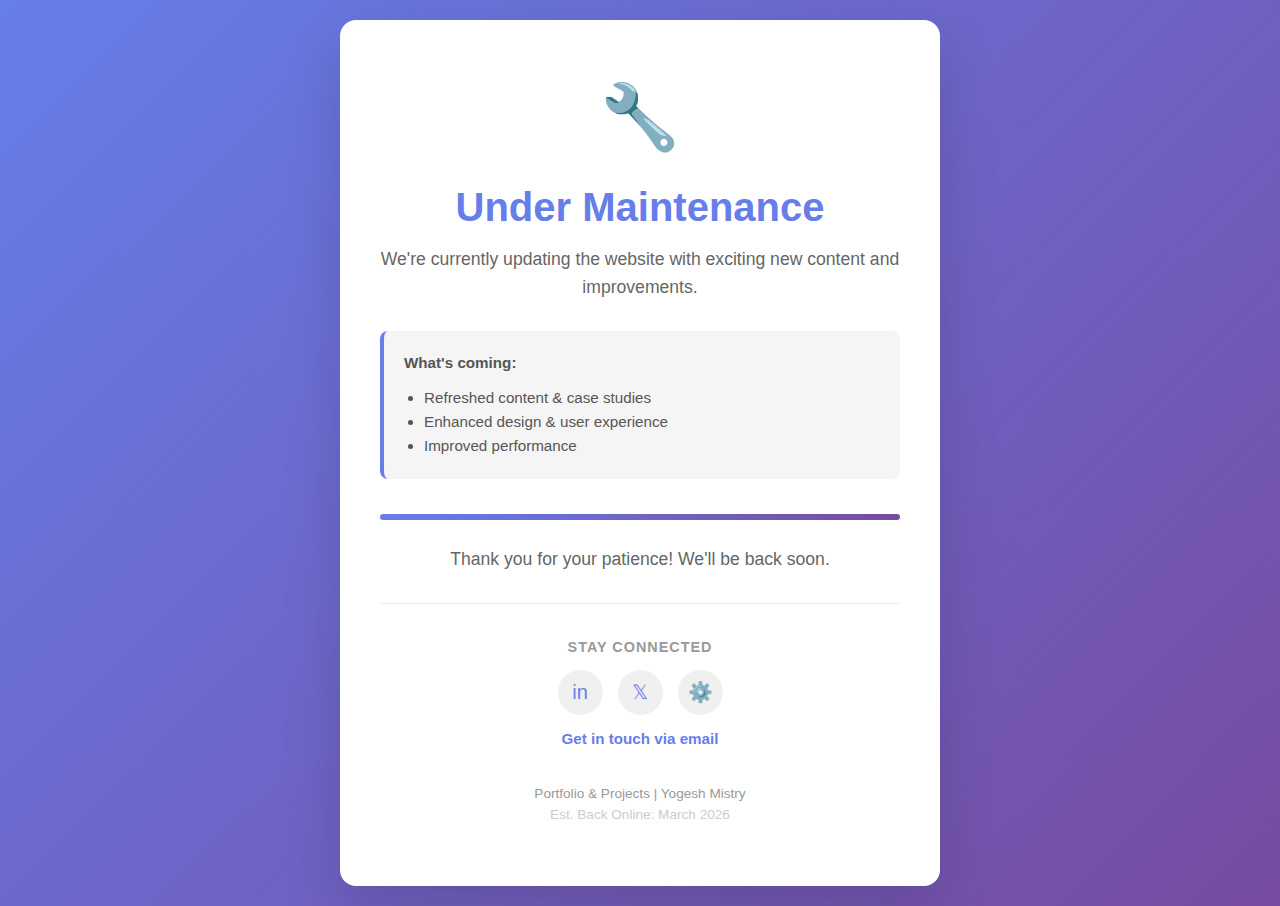
<file: index.html>
<!DOCTYPE html>
<html lang="en">
<head>
    <meta charset="UTF-8">
    <meta name="viewport" content="width=device-width, initial-scale=1.0">
    <title>Website Under Maintenance | Yogesh Mistry</title>
    <meta name="description" content="Our website is undergoing updates. We'll be back soon with exciting improvements!">

    <style>
        * {
            margin: 0;
            padding: 0;
            box-sizing: border-box;
        }

        body {
            font-family: 'Inter', -apple-system, BlinkMacSystemFont, 'Segoe UI', sans-serif;
            background: linear-gradient(135deg, #667eea 0%, #764ba2 100%);
            min-height: 100vh;
            display: flex;
            align-items: center;
            justify-content: center;
            padding: 20px;
            color: #333;
        }

        .maintenance-container {
            background: white;
            border-radius: 16px;
            box-shadow: 0 20px 60px rgba(0, 0, 0, 0.15);
            padding: 60px 40px;
            max-width: 600px;
            width: 100%;
            text-align: center;
            animation: slideUp 0.6s ease-out;
        }

        @keyframes slideUp {
            from {
                opacity: 0;
                transform: translateY(30px);
            }
            to {
                opacity: 1;
                transform: translateY(0);
            }
        }

        .icon-container {
            margin-bottom: 30px;
        }

        .icon {
            font-size: 64px;
            animation: pulse 2s ease-in-out infinite;
        }

        @keyframes pulse {
            0%, 100% {
                opacity: 1;
            }
            50% {
                opacity: 0.6;
            }
        }

        h1 {
            font-size: 2.5rem;
            color: #667eea;
            margin-bottom: 15px;
            font-weight: 700;
        }

        .subtitle {
            font-size: 1.1rem;
            color: #666;
            margin-bottom: 30px;
            line-height: 1.6;
        }

        .message {
            background: #f5f5f5;
            border-left: 4px solid #667eea;
            padding: 20px;
            margin: 30px 0;
            border-radius: 8px;
            text-align: left;
            font-size: 0.95rem;
            line-height: 1.6;
            color: #555;
        }

        .divider {
            height: 1px;
            background: #eee;
            margin: 30px 0;
        }

        .contact-section {
            margin-top: 35px;
        }

        .contact-section h3 {
            font-size: 0.9rem;
            text-transform: uppercase;
            color: #999;
            letter-spacing: 1px;
            margin-bottom: 15px;
            font-weight: 600;
        }

        .social-links {
            display: flex;
            gap: 15px;
            justify-content: center;
            flex-wrap: wrap;
        }

        .social-link {
            display: inline-flex;
            align-items: center;
            justify-content: center;
            width: 45px;
            height: 45px;
            border-radius: 50%;
            background: #f0f0f0;
            color: #667eea;
            text-decoration: none;
            transition: all 0.3s ease;
            font-size: 20px;
        }

        .social-link:hover {
            background: #667eea;
            color: white;
            transform: translateY(-3px);
        }

        .email-link {
            display: inline-block;
            margin-top: 15px;
            color: #667eea;
            text-decoration: none;
            font-weight: 600;
            transition: all 0.3s ease;
            font-size: 0.95rem;
        }

        .email-link:hover {
            color: #764ba2;
            text-decoration: underline;
        }

        .progress-bar {
            margin-top: 35px;
            height: 6px;
            background: #eee;
            border-radius: 3px;
            overflow: hidden;
        }

        .progress-fill {
            height: 100%;
            background: linear-gradient(90deg, #667eea 0%, #764ba2 100%);
            animation: progress 3s ease-in-out infinite;
        }

        @keyframes progress {
            0% {
                width: 20%;
            }
            50% {
                width: 80%;
            }
            100% {
                width: 20%;
            }
        }

        .footer-text {
            margin-top: 35px;
            font-size: 0.85rem;
            color: #999;
            line-height: 1.6;
        }

        @media (max-width: 600px) {
            .maintenance-container {
                padding: 40px 25px;
            }

            h1 {
                font-size: 2rem;
            }

            .subtitle {
                font-size: 1rem;
            }

            .icon {
                font-size: 48px;
            }

            .message {
                padding: 15px;
                font-size: 0.9rem;
            }
        }

        @media (max-width: 400px) {
            .maintenance-container {
                padding: 30px 20px;
            }

            h1 {
                font-size: 1.75rem;
            }

            .icon {
                font-size: 40px;
            }
        }
    </style>
</head>
<body>
    <div class="maintenance-container">
        <div class="icon-container">
            <div class="icon">🔧</div>
        </div>

        <h1>Under Maintenance</h1>

        <p class="subtitle">
            We're currently updating the website with exciting new content and improvements.
        </p>

        <div class="message">
            <strong>What's coming:</strong>
            <ul style="margin-left: 20px; margin-top: 10px;">
                <li>Refreshed content & case studies</li>
                <li>Enhanced design & user experience</li>
                <li>Improved performance</li>
            </ul>
        </div>

        <div class="progress-bar">
            <div class="progress-fill"></div>
        </div>

        <p class="subtitle" style="margin-top: 25px; margin-bottom: 0;">
            Thank you for your patience! We'll be back soon.
        </p>

        <div class="divider"></div>

        <div class="contact-section">
            <h3>Stay Connected</h3>
            <div class="social-links">
                <a href="https://www.linkedin.com/in/yogeshmistry1981" class="social-link" title="LinkedIn" target="_blank" rel="noopener noreferrer">
                    in
                </a>
                <a href="https://twitter.com" class="social-link" title="Twitter" target="_blank" rel="noopener noreferrer">
                    𝕏
                </a>
                <a href="https://github.com" class="social-link" title="GitHub" target="_blank" rel="noopener noreferrer">
                    ⚙️
                </a>
            </div>

            <a href="mailto:yogesh@example.com" class="email-link">
                Get in touch via email
            </a>
        </div>

        <div class="footer-text">
            <p>
                Portfolio & Projects | Yogesh Mistry<br>
                <span style="color: #ccc;">Est. Back Online: March 2026</span>
            </p>
        </div>
    </div>
</body>
</html>
</file>
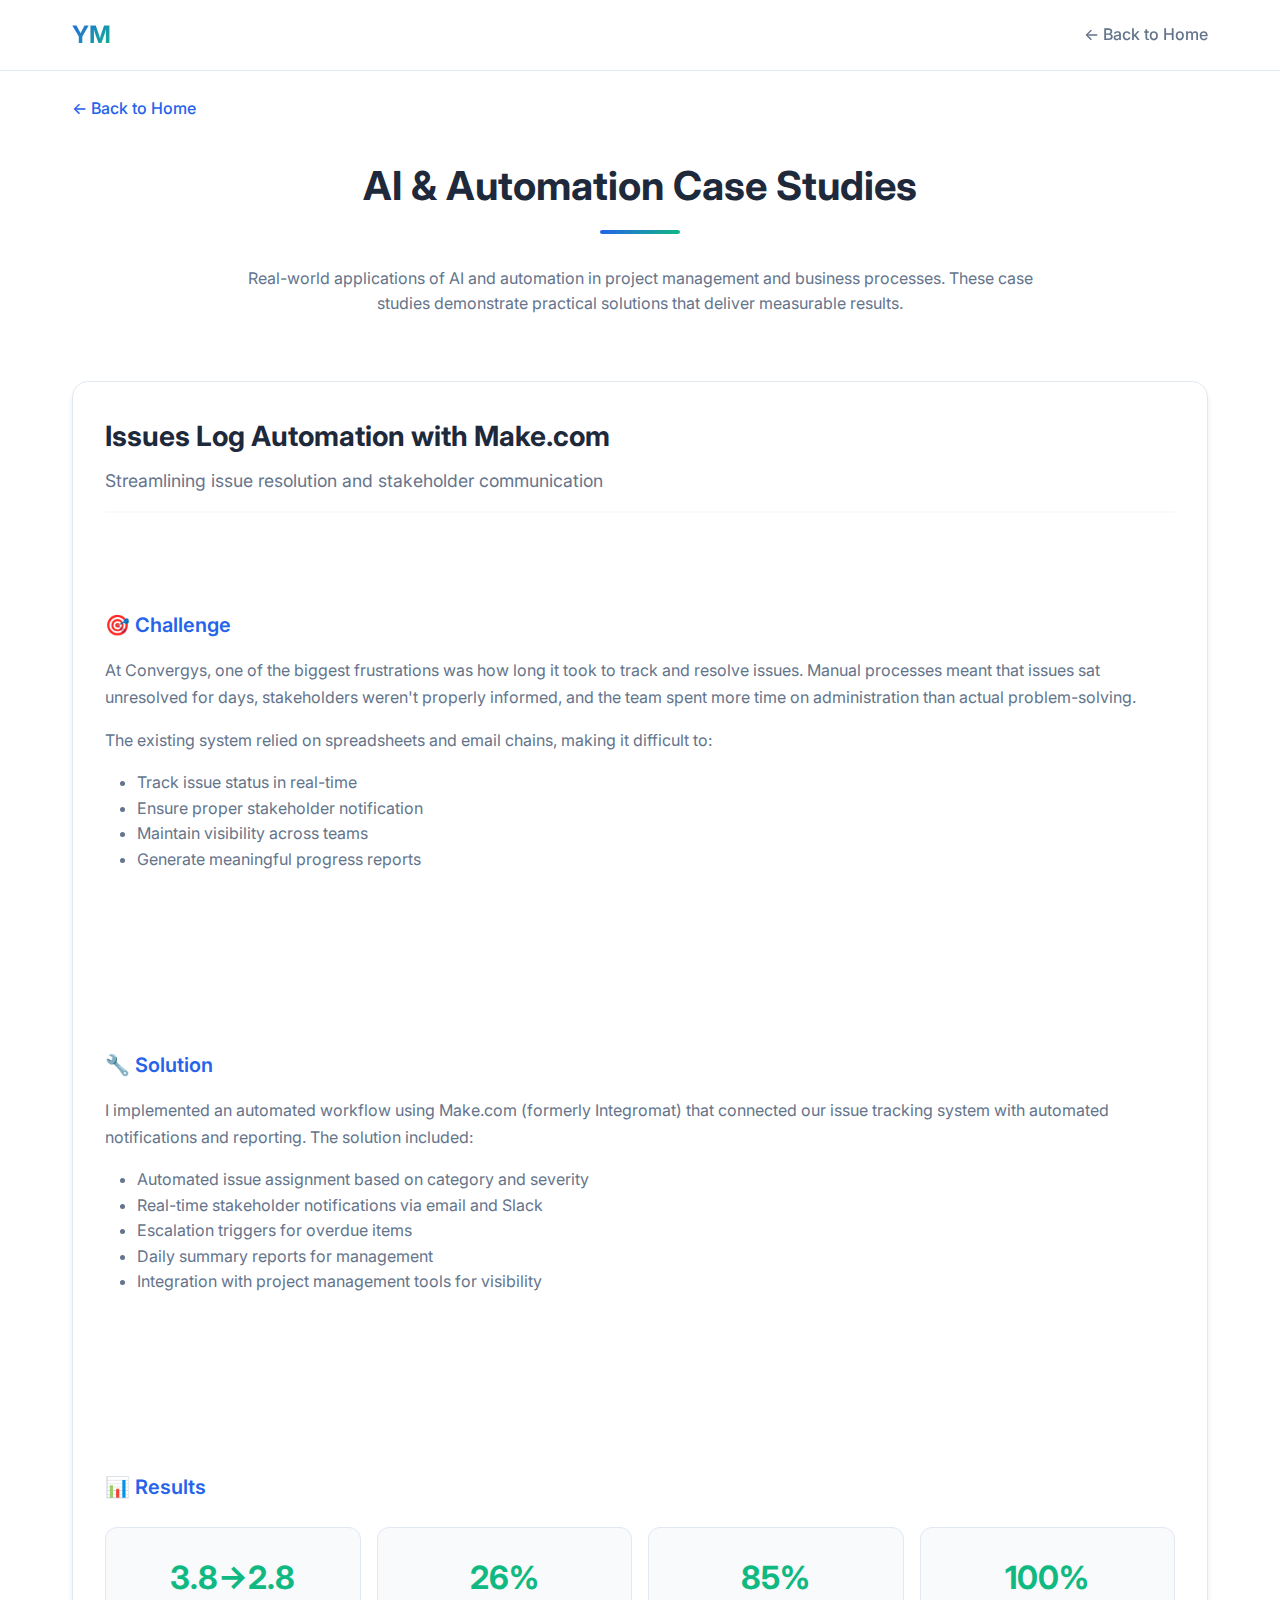
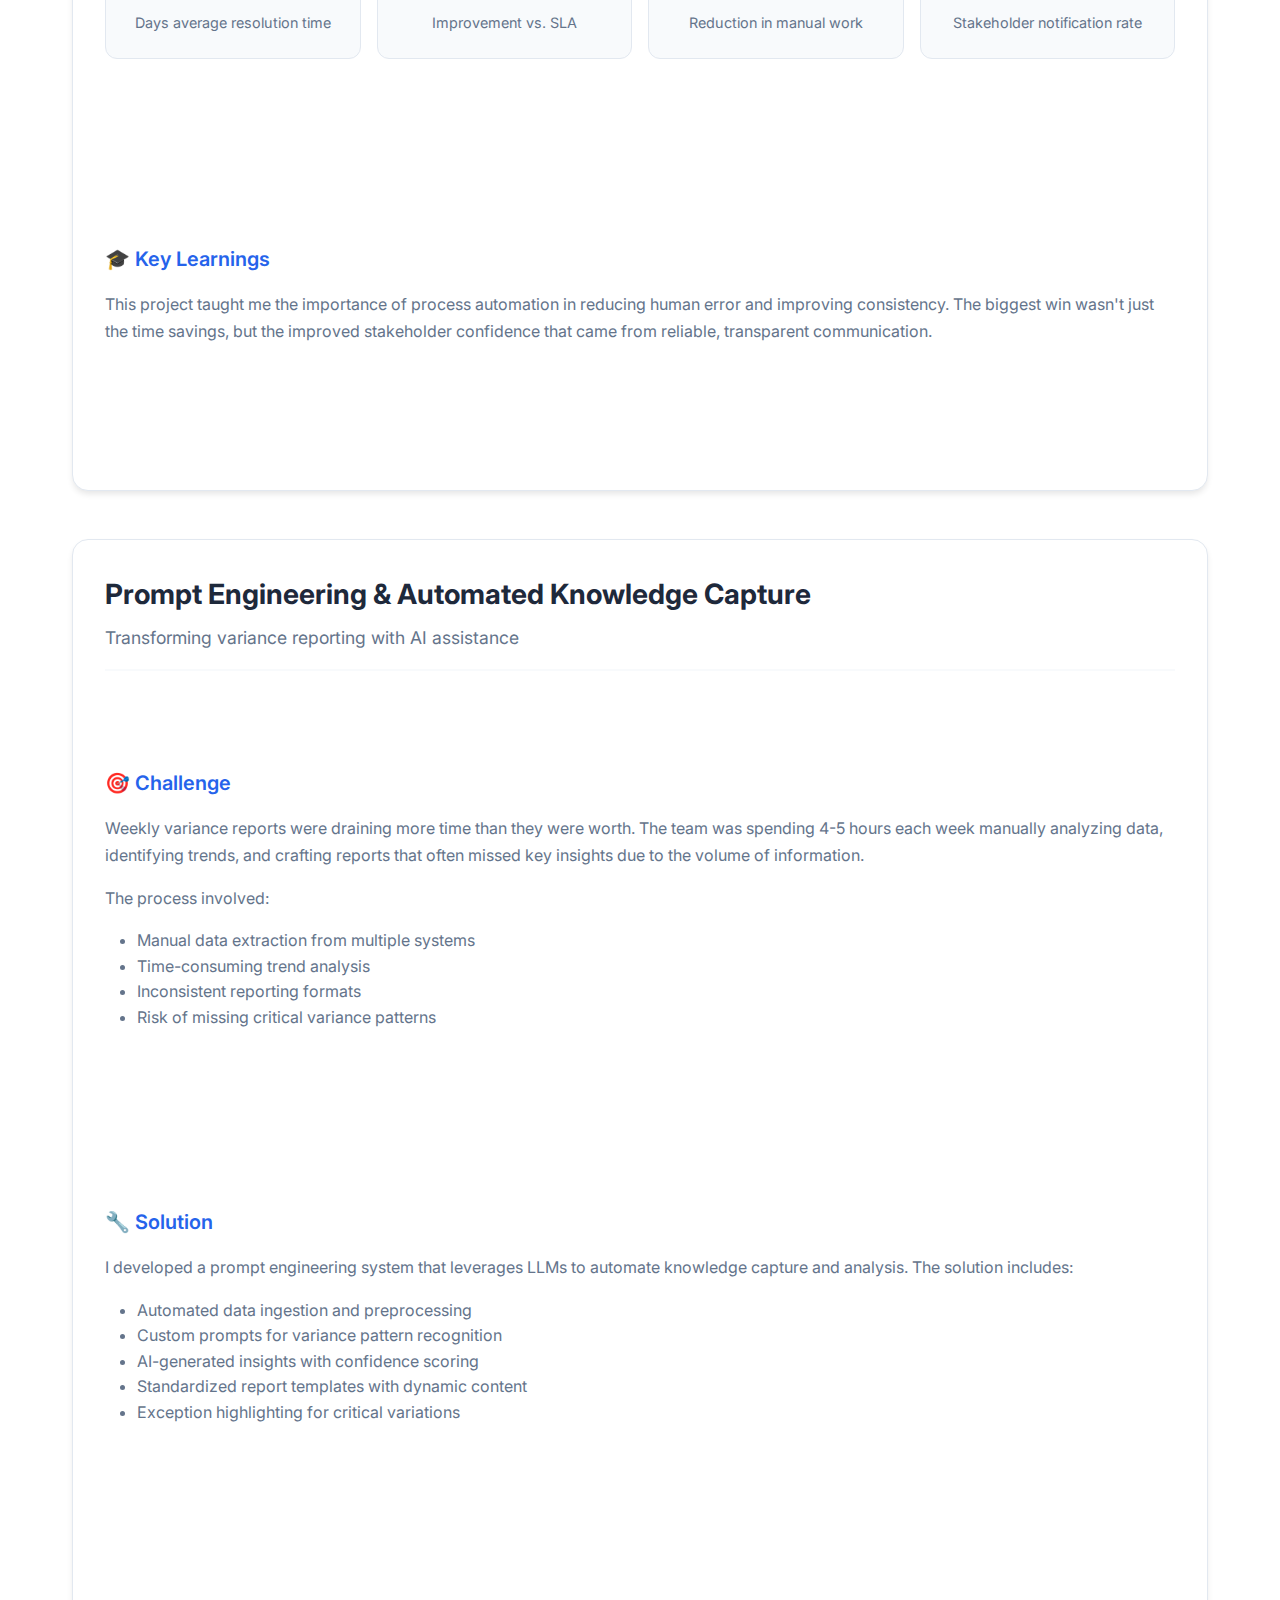
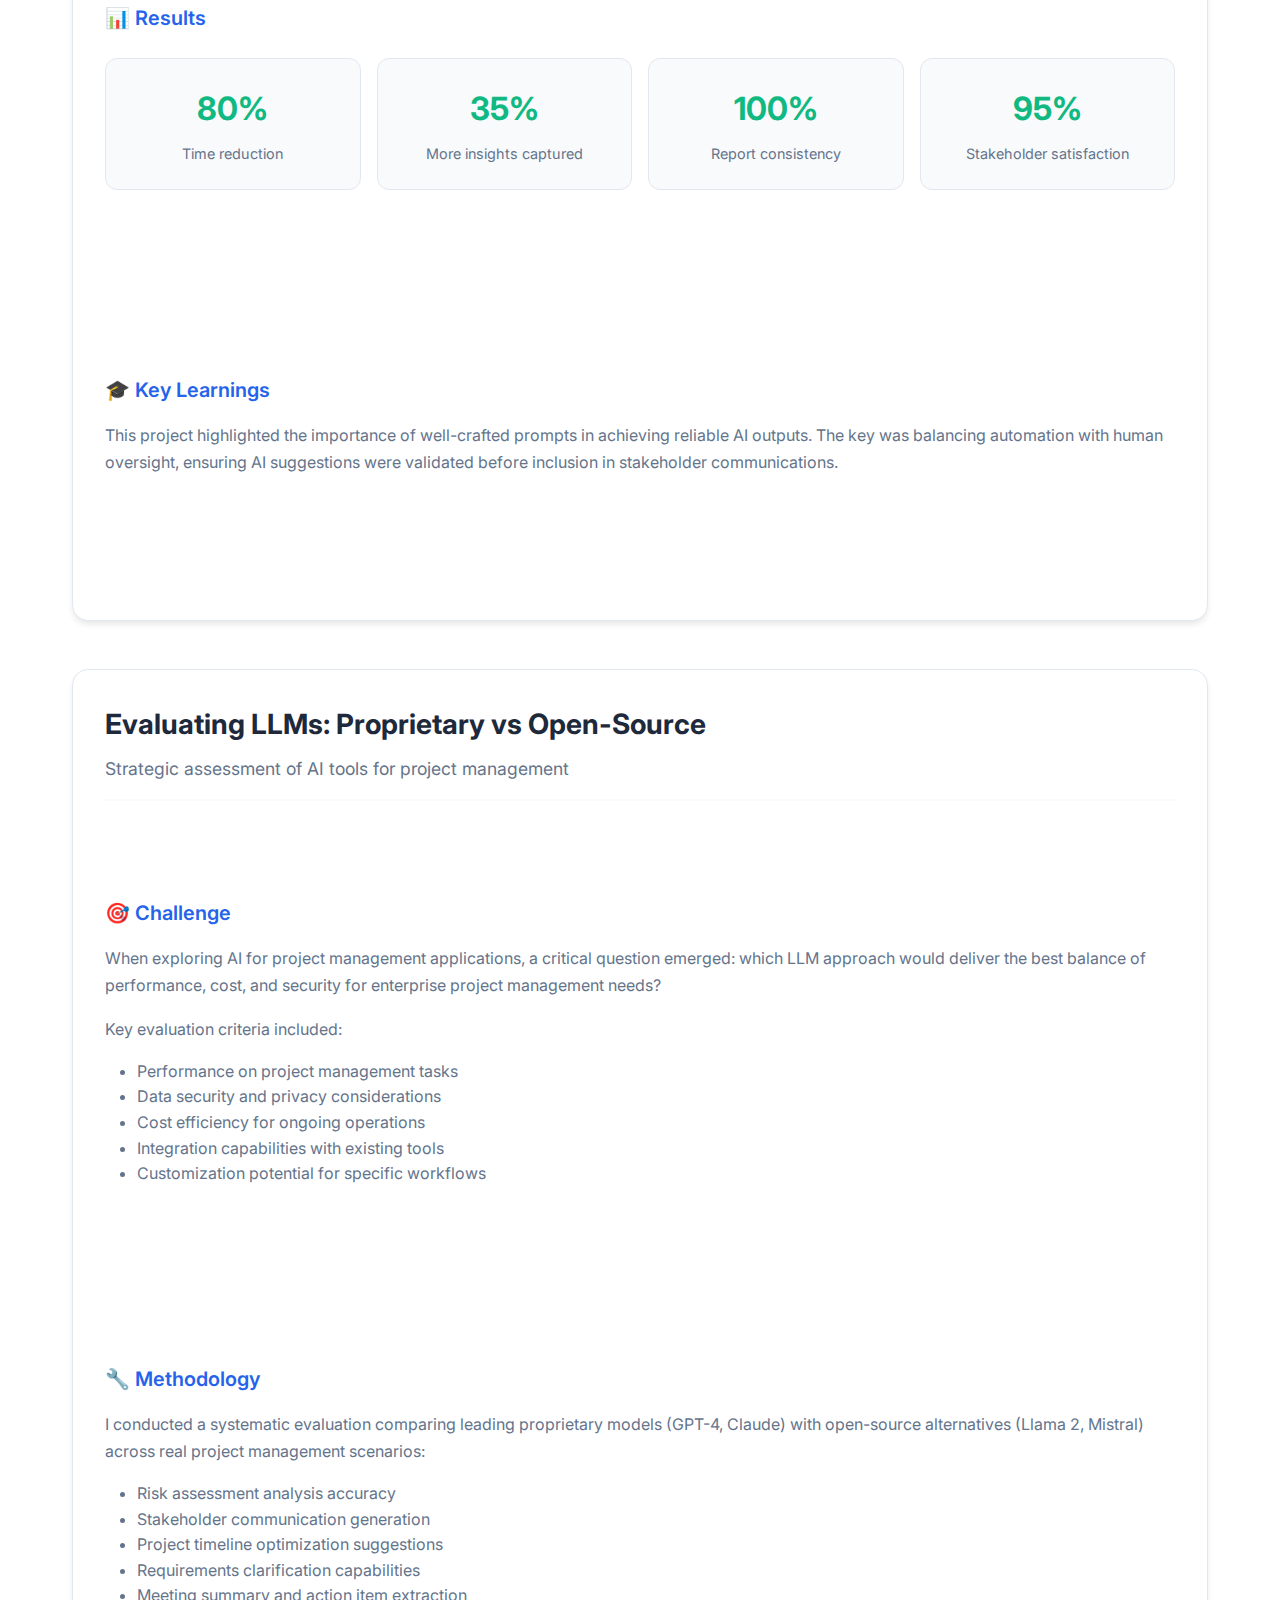
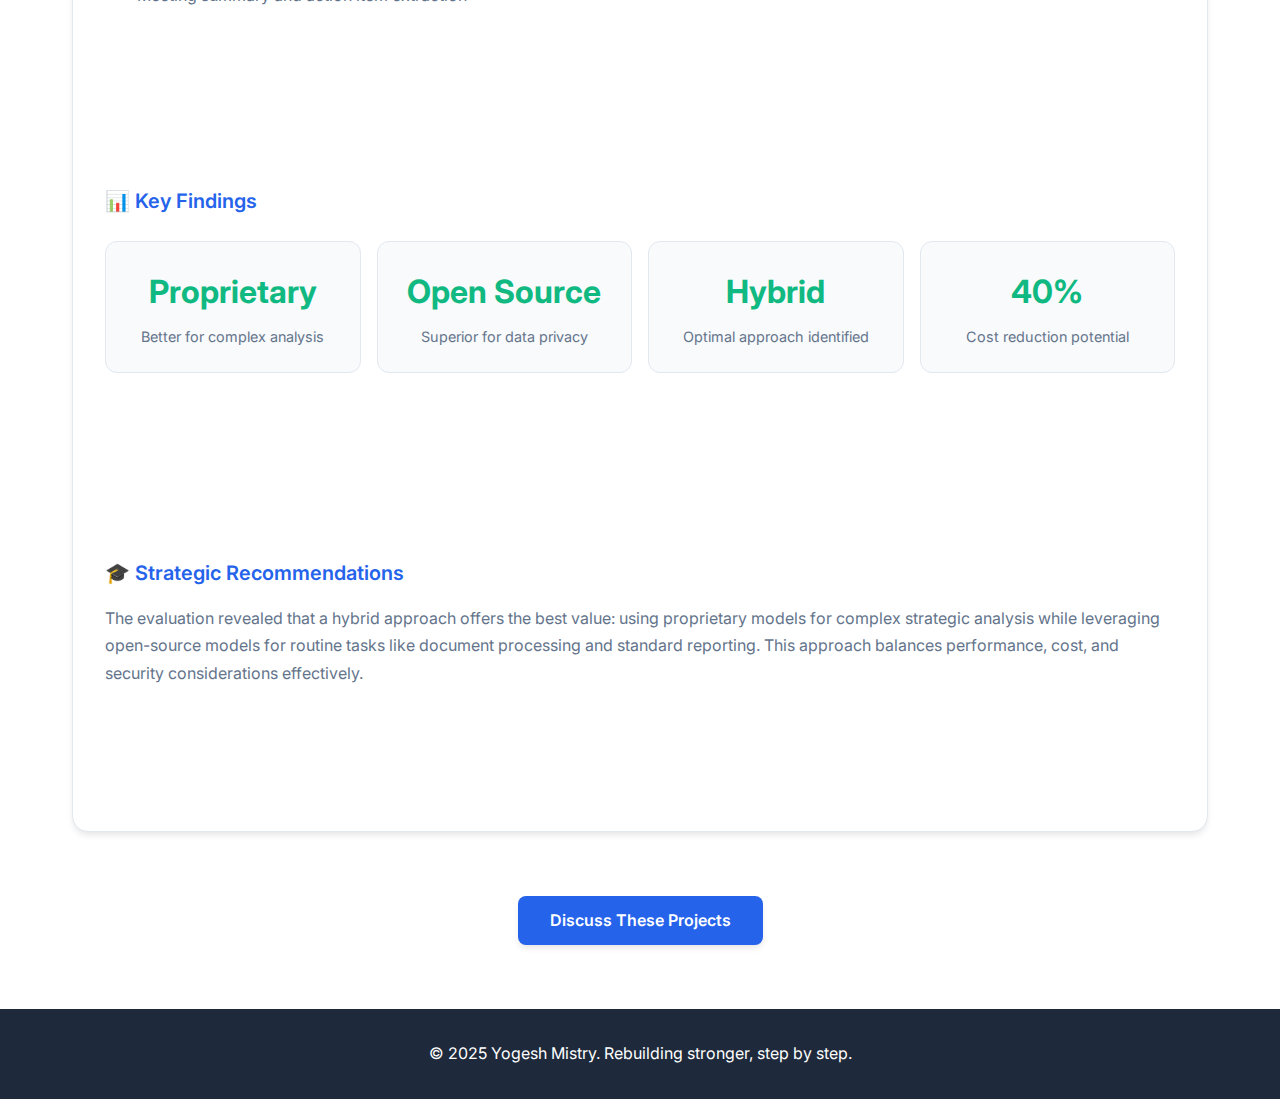
<file: case-studies.html>
<!DOCTYPE html>
<html lang="en">
<head>
    <meta charset="UTF-8">
    <meta name="viewport" content="width=device-width, initial-scale=1.0">
    <title>Case Studies - Yogesh Mistry</title>
    <link rel="stylesheet" href="styles.css">
    <link href="https://fonts.googleapis.com/css2?family=Inter:wght@300;400;500;600;700&display=swap" rel="stylesheet">
    <style>
        .case-study {
            background: var(--background);
            border-radius: 1rem;
            padding: 2rem;
            margin-bottom: 3rem;
            box-shadow: var(--shadow);
            border: 1px solid var(--border-light);
        }
        
        .case-study-header {
            border-bottom: 2px solid var(--surface);
            padding-bottom: 1rem;
            margin-bottom: 2rem;
        }
        
        .case-study-title {
            font-size: 1.75rem;
            font-weight: 700;
            color: var(--text-primary);
            margin-bottom: 0.5rem;
        }
        
        .case-study-subtitle {
            color: var(--text-secondary);
            font-size: 1.1rem;
        }
        
        .case-study-section {
            margin-bottom: 2rem;
        }
        
        .case-study-section h3 {
            color: var(--primary);
            font-size: 1.25rem;
            font-weight: 600;
            margin-bottom: 1rem;
            display: flex;
            align-items: center;
            gap: 0.5rem;
        }
        
        .case-study-section p {
            color: var(--text-secondary);
            line-height: 1.7;
            margin-bottom: 1rem;
        }
        
        .metrics-grid {
            display: grid;
            grid-template-columns: repeat(auto-fit, minmax(200px, 1fr));
            gap: 1rem;
            margin: 1.5rem 0;
        }
        
        .metric-card {
            background: var(--surface);
            padding: 1.5rem;
            border-radius: 0.75rem;
            text-align: center;
            border: 1px solid var(--border-light);
        }
        
        .metric-value {
            font-size: 2rem;
            font-weight: 700;
            color: var(--accent);
            display: block;
        }
        
        .metric-label {
            color: var(--text-secondary);
            font-size: 0.9rem;
            margin-top: 0.5rem;
        }
        
        .back-link {
            display: inline-flex;
            align-items: center;
            gap: 0.5rem;
            color: var(--primary);
            text-decoration: none;
            font-weight: 500;
            margin-bottom: 2rem;
            transition: all 0.3s ease;
        }
        
        .back-link:hover {
            transform: translateX(-5px);
        }
    </style>
</head>
<body>
    <nav class="navbar">
        <div class="nav-container">
            <a href="index.html" class="nav-logo">YM</a>
            <ul class="nav-menu">
                <li><a href="index.html" class="nav-link">← Back to Home</a></li>
            </ul>
        </div>
    </nav>

    <main style="padding-top: 6rem;">
        <div class="container">
            <a href="index.html" class="back-link">← Back to Home</a>
            
            <h1 class="section-title">AI & Automation Case Studies</h1>
            <p style="text-align: center; color: var(--text-secondary); margin-bottom: 4rem; max-width: 800px; margin-left: auto; margin-right: auto;">
                Real-world applications of AI and automation in project management and business processes. 
                These case studies demonstrate practical solutions that deliver measurable results.
            </p>

            <!-- Case Study 1: Issues Log Automation -->
            <article class="case-study">
                <header class="case-study-header">
                    <h2 class="case-study-title">Issues Log Automation with Make.com</h2>
                    <p class="case-study-subtitle">Streamlining issue resolution and stakeholder communication</p>
                </header>

                <section class="case-study-section">
                    <h3>🎯 Challenge</h3>
                    <p>
                        At Convergys, one of the biggest frustrations was how long it took to track and resolve issues. 
                        Manual processes meant that issues sat unresolved for days, stakeholders weren't properly informed, 
                        and the team spent more time on administration than actual problem-solving.
                    </p>
                    <p>
                        The existing system relied on spreadsheets and email chains, making it difficult to:
                    </p>
                    <ul style="color: var(--text-secondary); margin-left: 2rem; margin-bottom: 1rem;">
                        <li>Track issue status in real-time</li>
                        <li>Ensure proper stakeholder notification</li>
                        <li>Maintain visibility across teams</li>
                        <li>Generate meaningful progress reports</li>
                    </ul>
                </section>

                <section class="case-study-section">
                    <h3>🔧 Solution</h3>
                    <p>
                        I implemented an automated workflow using Make.com (formerly Integromat) that connected 
                        our issue tracking system with automated notifications and reporting. The solution included:
                    </p>
                    <ul style="color: var(--text-secondary); margin-left: 2rem; margin-bottom: 1rem;">
                        <li>Automated issue assignment based on category and severity</li>
                        <li>Real-time stakeholder notifications via email and Slack</li>
                        <li>Escalation triggers for overdue items</li>
                        <li>Daily summary reports for management</li>
                        <li>Integration with project management tools for visibility</li>
                    </ul>
                </section>

                <section class="case-study-section">
                    <h3>📊 Results</h3>
                    <div class="metrics-grid">
                        <div class="metric-card">
                            <span class="metric-value">3.8→2.8</span>
                            <div class="metric-label">Days average resolution time</div>
                        </div>
                        <div class="metric-card">
                            <span class="metric-value">26%</span>
                            <div class="metric-label">Improvement vs. SLA</div>
                        </div>
                        <div class="metric-card">
                            <span class="metric-value">85%</span>
                            <div class="metric-label">Reduction in manual work</div>
                        </div>
                        <div class="metric-card">
                            <span class="metric-value">100%</span>
                            <div class="metric-label">Stakeholder notification rate</div>
                        </div>
                    </div>
                </section>

                <section class="case-study-section">
                    <h3>🎓 Key Learnings</h3>
                    <p>
                        This project taught me the importance of process automation in reducing human error and 
                        improving consistency. The biggest win wasn't just the time savings, but the improved 
                        stakeholder confidence that came from reliable, transparent communication.
                    </p>
                </section>
            </article>

            <!-- Case Study 2: Prompt Engineering & Knowledge Capture -->
            <article class="case-study">
                <header class="case-study-header">
                    <h2 class="case-study-title">Prompt Engineering & Automated Knowledge Capture</h2>
                    <p class="case-study-subtitle">Transforming variance reporting with AI assistance</p>
                </header>

                <section class="case-study-section">
                    <h3>🎯 Challenge</h3>
                    <p>
                        Weekly variance reports were draining more time than they were worth. The team was spending 
                        4-5 hours each week manually analyzing data, identifying trends, and crafting reports that 
                        often missed key insights due to the volume of information.
                    </p>
                    <p>
                        The process involved:
                    </p>
                    <ul style="color: var(--text-secondary); margin-left: 2rem; margin-bottom: 1rem;">
                        <li>Manual data extraction from multiple systems</li>
                        <li>Time-consuming trend analysis</li>
                        <li>Inconsistent reporting formats</li>
                        <li>Risk of missing critical variance patterns</li>
                    </ul>
                </section>

                <section class="case-study-section">
                    <h3>🔧 Solution</h3>
                    <p>
                        I developed a prompt engineering system that leverages LLMs to automate knowledge capture 
                        and analysis. The solution includes:
                    </p>
                    <ul style="color: var(--text-secondary); margin-left: 2rem; margin-bottom: 1rem;">
                        <li>Automated data ingestion and preprocessing</li>
                        <li>Custom prompts for variance pattern recognition</li>
                        <li>AI-generated insights with confidence scoring</li>
                        <li>Standardized report templates with dynamic content</li>
                        <li>Exception highlighting for critical variations</li>
                    </ul>
                </section>

                <section class="case-study-section">
                    <h3>📊 Results</h3>
                    <div class="metrics-grid">
                        <div class="metric-card">
                            <span class="metric-value">80%</span>
                            <div class="metric-label">Time reduction</div>
                        </div>
                        <div class="metric-card">
                            <span class="metric-value">35%</span>
                            <div class="metric-label">More insights captured</div>
                        </div>
                        <div class="metric-card">
                            <span class="metric-value">100%</span>
                            <div class="metric-label">Report consistency</div>
                        </div>
                        <div class="metric-card">
                            <span class="metric-value">95%</span>
                            <div class="metric-label">Stakeholder satisfaction</div>
                        </div>
                    </div>
                </section>

                <section class="case-study-section">
                    <h3>🎓 Key Learnings</h3>
                    <p>
                        This project highlighted the importance of well-crafted prompts in achieving reliable AI outputs. 
                        The key was balancing automation with human oversight, ensuring AI suggestions were validated 
                        before inclusion in stakeholder communications.
                    </p>
                </section>
            </article>

            <!-- Case Study 3: LLM Evaluation -->
            <article class="case-study">
                <header class="case-study-header">
                    <h2 class="case-study-title">Evaluating LLMs: Proprietary vs Open-Source</h2>
                    <p class="case-study-subtitle">Strategic assessment of AI tools for project management</p>
                </header>

                <section class="case-study-section">
                    <h3>🎯 Challenge</h3>
                    <p>
                        When exploring AI for project management applications, a critical question emerged: 
                        which LLM approach would deliver the best balance of performance, cost, and security 
                        for enterprise project management needs?
                    </p>
                    <p>
                        Key evaluation criteria included:
                    </p>
                    <ul style="color: var(--text-secondary); margin-left: 2rem; margin-bottom: 1rem;">
                        <li>Performance on project management tasks</li>
                        <li>Data security and privacy considerations</li>
                        <li>Cost efficiency for ongoing operations</li>
                        <li>Integration capabilities with existing tools</li>
                        <li>Customization potential for specific workflows</li>
                    </ul>
                </section>

                <section class="case-study-section">
                    <h3>🔧 Methodology</h3>
                    <p>
                        I conducted a systematic evaluation comparing leading proprietary models (GPT-4, Claude) 
                        with open-source alternatives (Llama 2, Mistral) across real project management scenarios:
                    </p>
                    <ul style="color: var(--text-secondary); margin-left: 2rem; margin-bottom: 1rem;">
                        <li>Risk assessment analysis accuracy</li>
                        <li>Stakeholder communication generation</li>
                        <li>Project timeline optimization suggestions</li>
                        <li>Requirements clarification capabilities</li>
                        <li>Meeting summary and action item extraction</li>
                    </ul>
                </section>

                <section class="case-study-section">
                    <h3>📊 Key Findings</h3>
                    <div class="metrics-grid">
                        <div class="metric-card">
                            <span class="metric-value">Proprietary</span>
                            <div class="metric-label">Better for complex analysis</div>
                        </div>
                        <div class="metric-card">
                            <span class="metric-value">Open Source</span>
                            <div class="metric-label">Superior for data privacy</div>
                        </div>
                        <div class="metric-card">
                            <span class="metric-value">Hybrid</span>
                            <div class="metric-label">Optimal approach identified</div>
                        </div>
                        <div class="metric-card">
                            <span class="metric-value">40%</span>
                            <div class="metric-label">Cost reduction potential</div>
                        </div>
                    </div>
                </section>

                <section class="case-study-section">
                    <h3>🎓 Strategic Recommendations</h3>
                    <p>
                        The evaluation revealed that a hybrid approach offers the best value: using proprietary models 
                        for complex strategic analysis while leveraging open-source models for routine tasks like 
                        document processing and standard reporting. This approach balances performance, cost, and 
                        security considerations effectively.
                    </p>
                </section>
            </article>

            <div style="text-align: center; margin: 4rem 0;">
                <a href="index.html#contact" class="btn btn-primary">Discuss These Projects</a>
            </div>
        </div>
    </main>

    <footer class="footer">
        <div class="container">
            <p>&copy; 2025 Yogesh Mistry. Rebuilding stronger, step by step.</p>
        </div>
    </footer>

    <script src="script.js"></script>
</body>
</html>
</file>
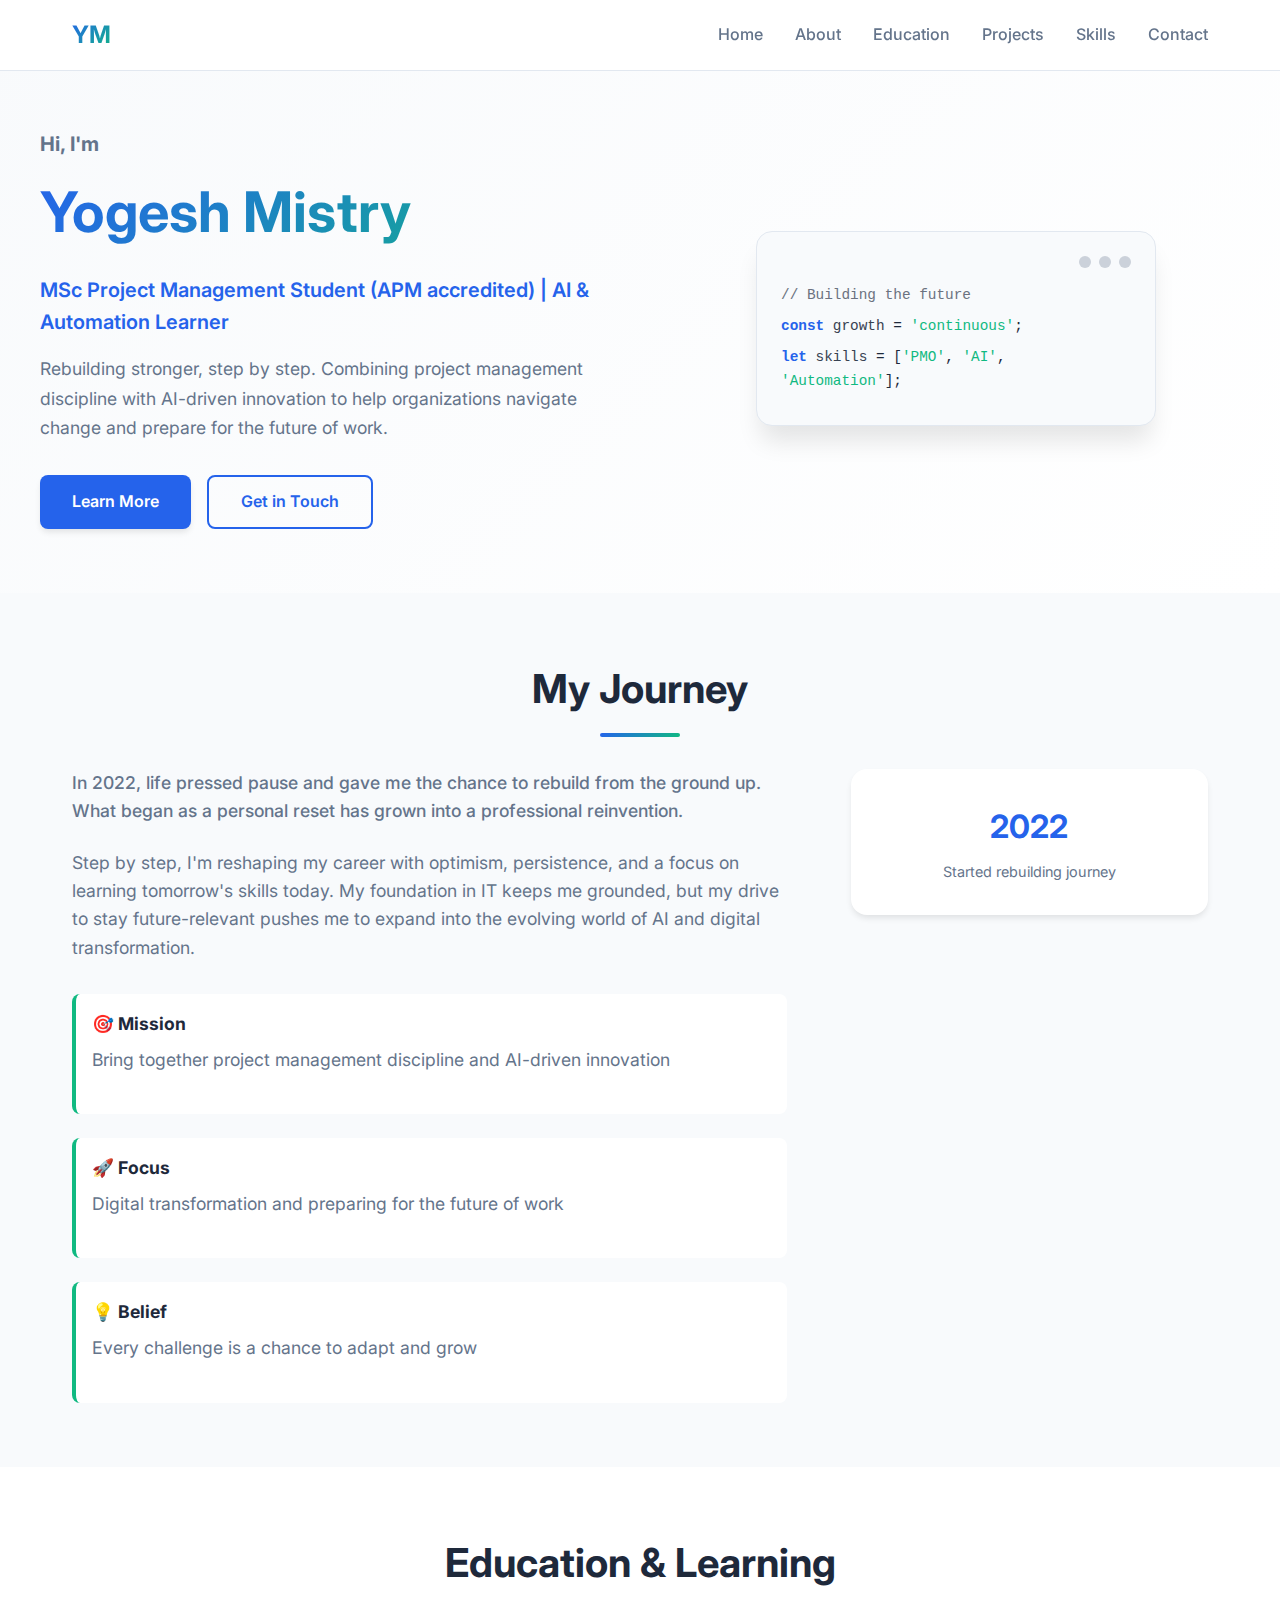
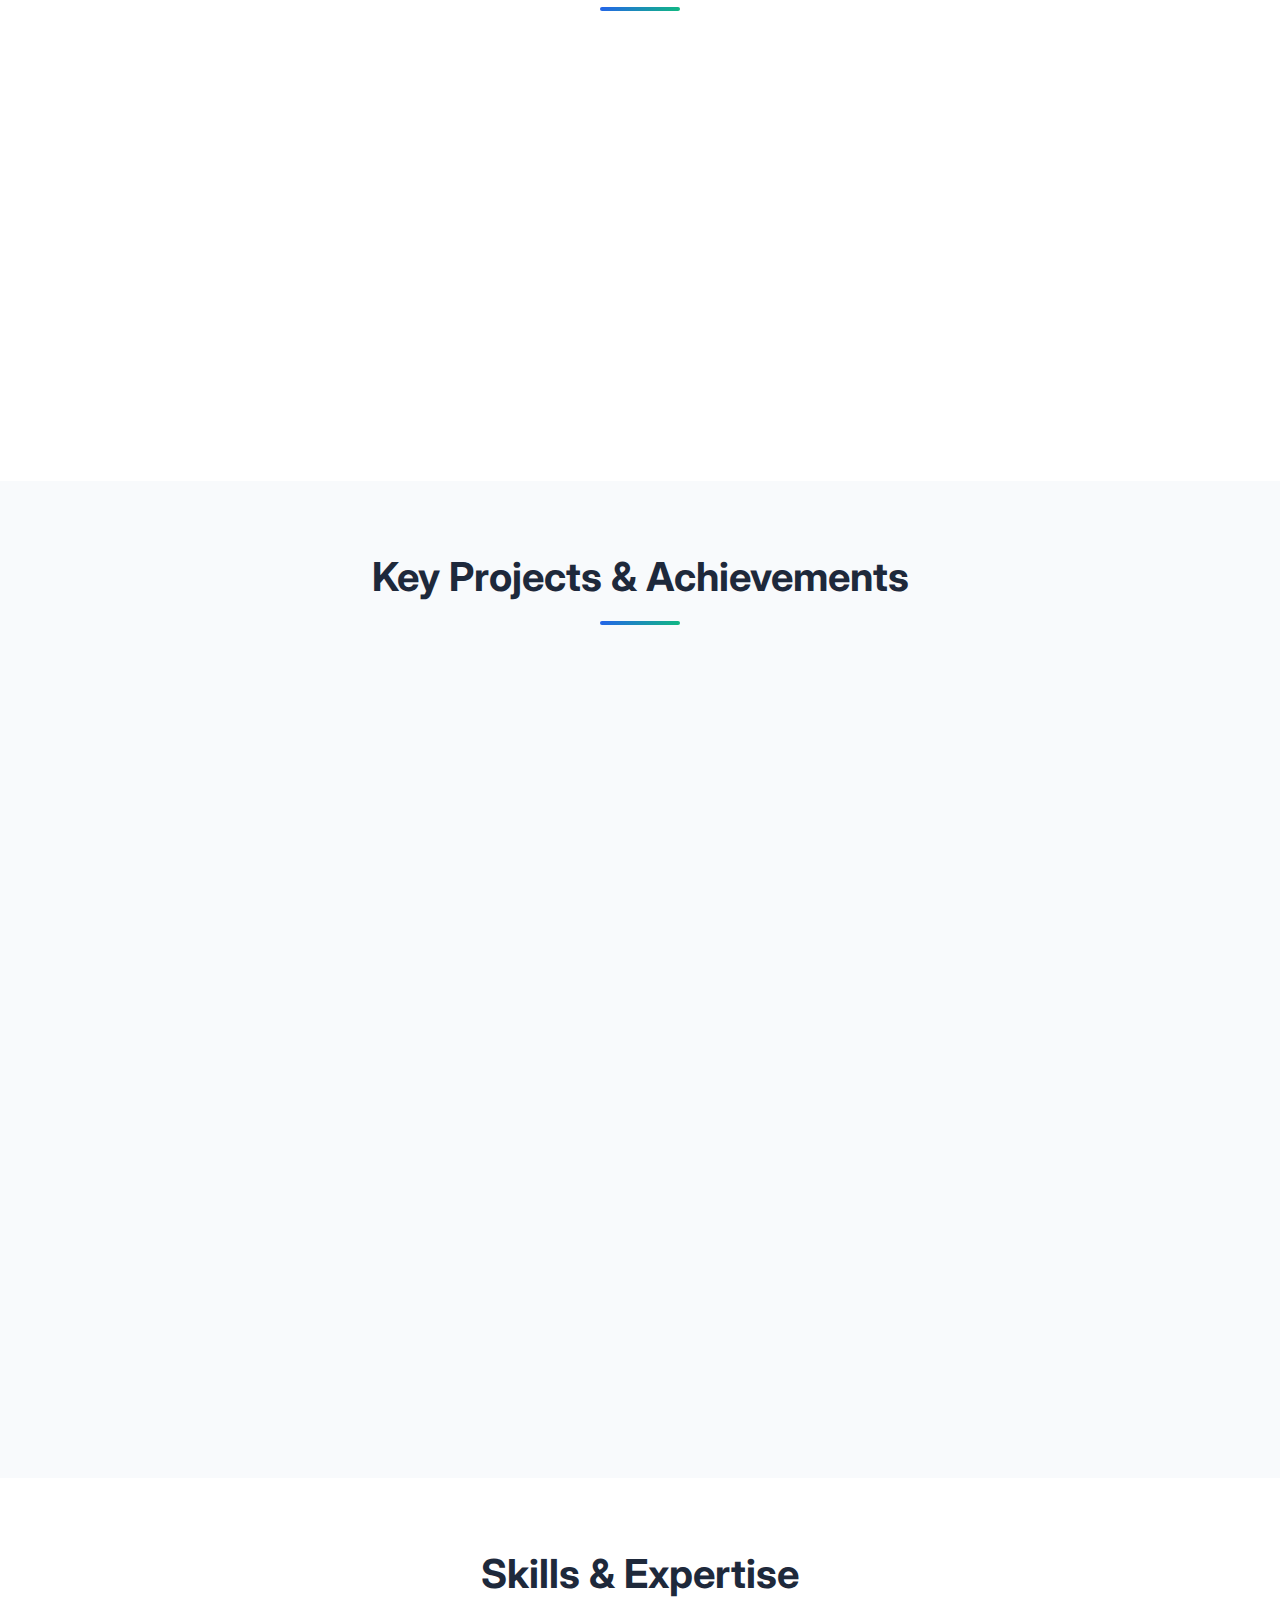
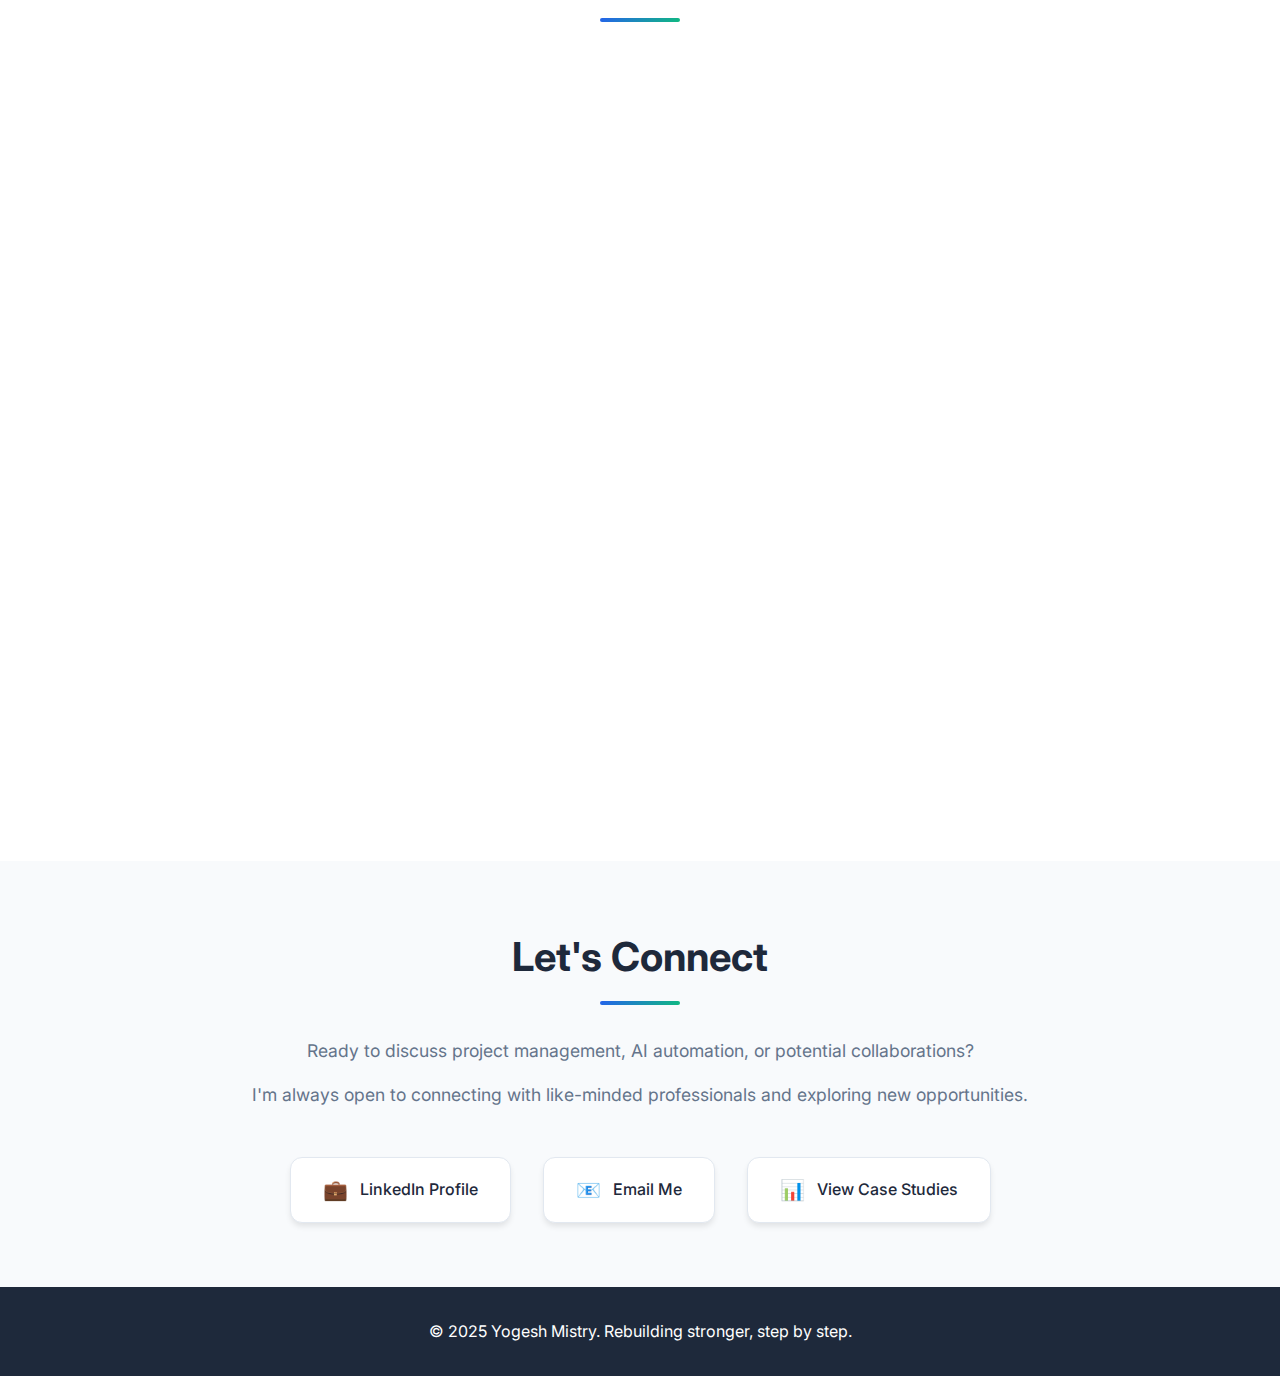
<file: index-old.html>
<!DOCTYPE html>
<html lang="en">
<head>
    <meta charset="UTF-8">
    <meta name="viewport" content="width=device-width, initial-scale=1.0">
    <title>Yogesh Mistry - Project Management & AI Innovation</title>
    <link rel="stylesheet" href="styles.css">
    <link href="https://fonts.googleapis.com/css2?family=Inter:wght@300;400;500;600;700&display=swap" rel="stylesheet">
</head>
<body>
    <!-- Navigation -->
    <nav class="navbar">
        <div class="nav-container">
            <a href="#home" class="nav-logo">YM</a>
            <ul class="nav-menu">
                <li><a href="#home" class="nav-link">Home</a></li>
                <li><a href="#about" class="nav-link">About</a></li>
                <li><a href="#education" class="nav-link">Education</a></li>
                <li><a href="#projects" class="nav-link">Projects</a></li>
                <li><a href="#skills" class="nav-link">Skills</a></li>
                <li><a href="#contact" class="nav-link">Contact</a></li>
            </ul>
        </div>
    </nav>

    <!-- Hero Section -->
    <section id="home" class="hero">
        <div class="hero-container">
            <div class="hero-content">
                <h1 class="hero-title">
                    <span class="hero-greeting">Hi, I'm</span>
                    <span class="hero-name">Yogesh Mistry</span>
                </h1>
                <p class="hero-subtitle">MSc Project Management Student (APM accredited) | AI & Automation Learner</p>
                <p class="hero-description">
                    Rebuilding stronger, step by step. Combining project management discipline with AI-driven innovation 
                    to help organizations navigate change and prepare for the future of work.
                </p>
                <div class="hero-buttons">
                    <a href="#about" class="btn btn-primary">Learn More</a>
                    <a href="#contact" class="btn btn-secondary">Get in Touch</a>
                </div>
            </div>
            <div class="hero-visual">
                <div class="hero-card">
                    <div class="card-header">
                        <div class="card-dots">
                            <span></span><span></span><span></span>
                        </div>
                    </div>
                    <div class="card-content">
                        <div class="code-line">
                            <span class="code-comment">// Building the future</span>
                        </div>
                        <div class="code-line">
                            <span class="code-keyword">const</span> <span class="code-variable">growth</span> = <span class="code-string">'continuous'</span>;
                        </div>
                        <div class="code-line">
                            <span class="code-keyword">let</span> <span class="code-variable">skills</span> = [<span class="code-string">'PMO'</span>, <span class="code-string">'AI'</span>, <span class="code-string">'Automation'</span>];
                        </div>
                    </div>
                </div>
            </div>
        </div>
    </section>

    <!-- About Section -->
    <section id="about" class="about">
        <div class="container">
            <h2 class="section-title">My Journey</h2>
            <div class="about-content">
                <div class="about-text">
                    <p class="about-intro">
                        In 2022, life pressed pause and gave me the chance to rebuild from the ground up. 
                        What began as a personal reset has grown into a professional reinvention.
                    </p>
                    <p>
                        Step by step, I'm reshaping my career with optimism, persistence, and a focus on 
                        learning tomorrow's skills today. My foundation in IT keeps me grounded, but my 
                        drive to stay future-relevant pushes me to expand into the evolving world of 
                        AI and digital transformation.
                    </p>
                    <div class="about-highlights">
                        <div class="highlight-item">
                            <h4>🎯 Mission</h4>
                            <p>Bring together project management discipline and AI-driven innovation</p>
                        </div>
                        <div class="highlight-item">
                            <h4>🚀 Focus</h4>
                            <p>Digital transformation and preparing for the future of work</p>
                        </div>
                        <div class="highlight-item">
                            <h4>💡 Belief</h4>
                            <p>Every challenge is a chance to adapt and grow</p>
                        </div>
                    </div>
                </div>
                <div class="about-stats">
                    <div class="stat-item">
                        <div class="stat-number">2022</div>
                        <div class="stat-label">Started rebuilding journey</div>
                    </div>
                    <div class="stat-item">
                        <div class="stat-number">2025</div>
                        <div class="stat-label">MSc expected completion</div>
                    </div>
                    <div class="stat-item">
                        <div class="stat-number">AI+PMO</div>
                        <div class="stat-label">Future-focused expertise</div>
                    </div>
                </div>
            </div>
        </div>
    </section>

    <!-- Education Section -->
    <section id="education" class="education">
        <div class="container">
            <h2 class="section-title">Education & Learning</h2>
            <div class="education-grid">
                <div class="education-card featured">
                    <div class="card-icon">🎓</div>
                    <h3>MSc International Project Management</h3>
                    <p class="institution">Anglia Ruskin University – London</p>
                    <p class="credential">APM accredited programme</p>
                    <p class="status">In Progress • Expected 2025</p>
                </div>
                <div class="education-card">
                    <div class="card-icon">🤖</div>
                    <h3>AI & Automation Learning</h3>
                    <ul class="learning-list">
                        <li>LLM Management & Prompt Engineering</li>
                        <li>Agentic Systems Development</li>
                        <li>Business Process Automation</li>
                        <li>AI Ethics & Implementation</li>
                    </ul>
                </div>
                <div class="education-card">
                    <div class="card-icon">🔧</div>
                    <h3>IT Foundation</h3>
                    <p>Strong technical background in:</p>
                    <ul class="tech-list">
                        <li>Windows/Linux Systems</li>
                        <li>Technical Support & Troubleshooting</li>
                        <li>CRM Systems Integration</li>
                        <li>Data Management & Analysis</li>
                    </ul>
                </div>
            </div>
        </div>
    </section>

    <!-- Projects Section -->
    <section id="projects" class="projects">
        <div class="container">
            <h2 class="section-title">Key Projects & Achievements</h2>
            <div class="projects-grid">
                <!-- TODO(human): Add specific project details here -->
                <div class="project-card">
                    <div class="project-header">
                        <h3>Issues Log Optimization</h3>
                        <span class="project-tag">PMO Excellence</span>
                    </div>
                    <p class="project-description">
                        Streamlined issue resolution process that reduced turnaround time from 3.8 to 2.8 days, 
                        beating the 3.0-day SLA through structured RAID management and stakeholder coordination.
                    </p>
                    <div class="project-impact">
                        <div class="impact-item">
                            <span class="impact-number">26%</span>
                            <span class="impact-label">Faster Resolution</span>
                        </div>
                        <div class="impact-item">
                            <span class="impact-number">3.5%</span>
                            <span class="impact-label">QA Improvement</span>
                        </div>
                    </div>
                </div>

                <div class="project-card">
                    <div class="project-header">
                        <h3>AI Automation Toolkit</h3>
                        <span class="project-tag">Innovation</span>
                    </div>
                    <p class="project-description">
                        Developing practical AI applications for project management workflows, including 
                        automated reporting, knowledge capture, and decision support systems.
                    </p>
                    <div class="project-tech">
                        <span class="tech-tag">LLMs</span>
                        <span class="tech-tag">Make.com</span>
                        <span class="tech-tag">APIs</span>
                        <span class="tech-tag">Automation</span>
                    </div>
                </div>

                <div class="project-card">
                    <div class="project-header">
                        <h3>Learning & Development Optimization</h3>
                        <span class="project-tag">Training</span>
                    </div>
                    <p class="project-description">
                        Streamlined LMS content lifecycle and delivery processes, creating custom learning 
                        materials and tracking learner progress for improved training outcomes.
                    </p>
                    <div class="project-skills">
                        <span class="skill-tag">Content Development</span>
                        <span class="skill-tag">LMS Administration</span>
                        <span class="skill-tag">Performance Tracking</span>
                    </div>
                </div>
            </div>
        </div>
    </section>

    <!-- Skills Section -->
    <section id="skills" class="skills">
        <div class="container">
            <h2 class="section-title">Skills & Expertise</h2>
            <div class="skills-grid">
                <div class="skill-category">
                    <h3>🎯 Project & PMO Authority</h3>
                    <div class="skills-list">
                        <span class="skill-item">PMO Support & Governance</span>
                        <span class="skill-item">RAID Management</span>
                        <span class="skill-item">Stakeholder Engagement</span>
                        <span class="skill-item">Reporting & Data Analysis</span>
                        <span class="skill-item">Process Improvement</span>
                    </div>
                </div>

                <div class="skill-category">
                    <h3>🚀 AI & Digital Transformation</h3>
                    <div class="skills-list">
                        <span class="skill-item">LLM Management</span>
                        <span class="skill-item">Prompt Engineering</span>
                        <span class="skill-item">Agentic Systems</span>
                        <span class="skill-item">Business Automation</span>
                        <span class="skill-item">AI Ethics Implementation</span>
                    </div>
                </div>

                <div class="skill-category">
                    <h3>💻 Technology Proficiency</h3>
                    <div class="skills-list">
                        <span class="skill-item">Excel (Advanced)</span>
                        <span class="skill-item">PowerPoint</span>
                        <span class="skill-item">CRM Systems</span>
                        <span class="skill-item">LMS Administration</span>
                        <span class="skill-item">Windows/Linux</span>
                    </div>
                </div>

                <div class="skill-category">
                    <h3>👥 Training & Development</h3>
                    <div class="skills-list">
                        <span class="skill-item">End-user Training</span>
                        <span class="skill-item">Knowledge Transfer</span>
                        <span class="skill-item">Performance Monitoring</span>
                        <span class="skill-item">Content Development</span>
                        <span class="skill-item">Learning Adaptation</span>
                    </div>
                </div>
            </div>
        </div>
    </section>

    <!-- Contact Section -->
    <section id="contact" class="contact">
        <div class="container">
            <h2 class="section-title">Let's Connect</h2>
            <div class="contact-content">
                <div class="contact-text">
                    <p>Ready to discuss project management, AI automation, or potential collaborations?</p>
                    <p>I'm always open to connecting with like-minded professionals and exploring new opportunities.</p>
                </div>
                <div class="contact-links">
                    <a href="https://www.linkedin.com/in/yogeshmistry1981" class="contact-link" target="_blank">
                        <span class="link-icon">💼</span>
                        <span>LinkedIn Profile</span>
                    </a>
                    <a href="mailto:your.email@example.com" class="contact-link">
                        <span class="link-icon">📧</span>
                        <span>Email Me</span>
                    </a>
                    <a href="./case-studies.html" class="contact-link">
                        <span class="link-icon">📊</span>
                        <span>View Case Studies</span>
                    </a>
                </div>
            </div>
        </div>
    </section>

    <!-- Footer -->
    <footer class="footer">
        <div class="container">
            <p>&copy; 2025 Yogesh Mistry. Rebuilding stronger, step by step.</p>
        </div>
    </footer>

    <script src="script.js"></script>
</body>
</html>
</file>
<file: styles.css>
/* Reset and Base Styles */
* {
    margin: 0;
    padding: 0;
    box-sizing: border-box;
}

body {
    font-family: 'Inter', -apple-system, BlinkMacSystemFont, 'Segoe UI', Roboto, sans-serif;
    line-height: 1.6;
    color: var(--text-primary);
    background-color: var(--background);
    scroll-behavior: smooth;
}

:root {
    /* TODO(human): Choose your preferred color scheme 
       Option 1 - Professional Blue-Gray:
       --primary: #2563eb;
       --primary-dark: #1d4ed8;
       --accent: #10b981;
       --background: #ffffff;
       --surface: #f8fafc;
       --text-primary: #1e293b;
       --text-secondary: #64748b;
       
       Option 2 - Modern Purple-Blue:
       --primary: #6366f1;
       --primary-dark: #4f46e5;
       --accent: #06b6d4;
       --background: #ffffff;
       --surface: #f1f5f9;
       --text-primary: #0f172a;
       --text-secondary: #475569;
       
       Option 3 - Warm Professional:
       --primary: #0ea5e9;
       --primary-dark: #0284c7;
       --accent: #f59e0b;
       --background: #ffffff;
       --surface: #fafaf9;
       --text-primary: #292524;
       --text-secondary: #78716c;
    */
    
    /* Default Professional Blue-Gray - Replace with your choice */
    --primary: #2563eb;
    --primary-dark: #1d4ed8;
    --accent: #10b981;
    --background: #ffffff;
    --surface: #f8fafc;
    --text-primary: #1e293b;
    --text-secondary: #64748b;
    --border-light: #e2e8f0;
    --shadow: 0 4px 6px -1px rgba(0, 0, 0, 0.1);
    --shadow-lg: 0 20px 25px -5px rgba(0, 0, 0, 0.1);
}

.container {
    max-width: 1200px;
    margin: 0 auto;
    padding: 0 2rem;
}

/* Navigation */
.navbar {
    position: fixed;
    top: 0;
    width: 100%;
    background: rgba(255, 255, 255, 0.95);
    backdrop-filter: blur(10px);
    border-bottom: 1px solid var(--border-light);
    z-index: 1000;
    transition: all 0.3s ease;
}

.nav-container {
    max-width: 1200px;
    margin: 0 auto;
    padding: 1rem 2rem;
    display: flex;
    justify-content: space-between;
    align-items: center;
}

.nav-logo {
    font-size: 1.5rem;
    font-weight: 700;
    color: var(--primary);
    text-decoration: none;
    background: linear-gradient(135deg, var(--primary), var(--accent));
    -webkit-background-clip: text;
    -webkit-text-fill-color: transparent;
    background-clip: text;
}

.nav-menu {
    display: flex;
    list-style: none;
    gap: 2rem;
}

.nav-link {
    color: var(--text-secondary);
    text-decoration: none;
    font-weight: 500;
    transition: color 0.3s ease;
    position: relative;
}

.nav-link:hover {
    color: var(--primary);
}

.nav-link::after {
    content: '';
    position: absolute;
    bottom: -5px;
    left: 0;
    width: 0;
    height: 2px;
    background: var(--primary);
    transition: width 0.3s ease;
}

.nav-link:hover::after {
    width: 100%;
}

/* Hero Section */
.hero {
    padding: 8rem 2rem 4rem;
    background: linear-gradient(135deg, var(--surface) 0%, var(--background) 100%);
}

.hero-container {
    max-width: 1200px;
    margin: 0 auto;
    display: grid;
    grid-template-columns: 1fr 1fr;
    gap: 4rem;
    align-items: center;
}

.hero-greeting {
    font-size: 1.25rem;
    color: var(--text-secondary);
    display: block;
    margin-bottom: 0.5rem;
}

.hero-name {
    font-size: 3.5rem;
    font-weight: 700;
    color: var(--text-primary);
    background: linear-gradient(135deg, var(--primary), var(--accent));
    -webkit-background-clip: text;
    -webkit-text-fill-color: transparent;
    background-clip: text;
    display: block;
}

.hero-subtitle {
    font-size: 1.25rem;
    color: var(--primary);
    font-weight: 600;
    margin: 1rem 0;
}

.hero-description {
    font-size: 1.1rem;
    color: var(--text-secondary);
    margin-bottom: 2rem;
    line-height: 1.7;
}

.hero-buttons {
    display: flex;
    gap: 1rem;
}

.btn {
    padding: 0.75rem 2rem;
    border-radius: 0.5rem;
    text-decoration: none;
    font-weight: 600;
    transition: all 0.3s ease;
    display: inline-flex;
    align-items: center;
    justify-content: center;
}

.btn-primary {
    background: var(--primary);
    color: white;
    box-shadow: var(--shadow);
}

.btn-primary:hover {
    background: var(--primary-dark);
    transform: translateY(-2px);
    box-shadow: var(--shadow-lg);
}

.btn-secondary {
    background: transparent;
    color: var(--primary);
    border: 2px solid var(--primary);
}

.btn-secondary:hover {
    background: var(--primary);
    color: white;
}

/* Hero Visual */
.hero-visual {
    display: flex;
    justify-content: center;
    align-items: center;
}

.hero-card {
    background: var(--surface);
    border-radius: 1rem;
    padding: 1.5rem;
    box-shadow: var(--shadow-lg);
    border: 1px solid var(--border-light);
    width: 100%;
    max-width: 400px;
}

.card-header {
    display: flex;
    justify-content: flex-end;
    margin-bottom: 1rem;
}

.card-dots {
    display: flex;
    gap: 0.5rem;
}

.card-dots span {
    width: 12px;
    height: 12px;
    border-radius: 50%;
    background: var(--text-secondary);
    opacity: 0.3;
}

.code-line {
    font-family: 'Fira Code', monospace;
    font-size: 0.9rem;
    margin: 0.5rem 0;
    color: var(--text-primary);
}

.code-comment { color: #6b7280; }
.code-keyword { color: var(--primary); font-weight: 600; }
.code-variable { color: #374151; }
.code-string { color: var(--accent); }

/* Section Styles */
section {
    padding: 4rem 0;
}

.section-title {
    font-size: 2.5rem;
    font-weight: 700;
    color: var(--text-primary);
    text-align: center;
    margin-bottom: 3rem;
    position: relative;
}

.section-title::after {
    content: '';
    position: absolute;
    bottom: -1rem;
    left: 50%;
    transform: translateX(-50%);
    width: 80px;
    height: 4px;
    background: linear-gradient(135deg, var(--primary), var(--accent));
    border-radius: 2px;
}

/* About Section */
.about {
    background: var(--surface);
}

.about-content {
    display: grid;
    grid-template-columns: 2fr 1fr;
    gap: 4rem;
    align-items: start;
}

.about-intro {
    font-size: 1.25rem;
    font-weight: 500;
    color: var(--text-primary);
    margin-bottom: 1.5rem;
}

.about-text p {
    margin-bottom: 1.5rem;
    color: var(--text-secondary);
    font-size: 1.1rem;
}

.about-highlights {
    display: grid;
    gap: 1.5rem;
    margin-top: 2rem;
}

.highlight-item {
    padding: 1rem;
    background: var(--background);
    border-radius: 0.5rem;
    border-left: 4px solid var(--accent);
}

.highlight-item h4 {
    color: var(--text-primary);
    margin-bottom: 0.5rem;
    font-size: 1.1rem;
}

.about-stats {
    display: flex;
    flex-direction: column;
    gap: 2rem;
}

.stat-item {
    text-align: center;
    padding: 2rem 1rem;
    background: var(--background);
    border-radius: 1rem;
    box-shadow: var(--shadow);
}

.stat-number {
    font-size: 2rem;
    font-weight: 700;
    color: var(--primary);
    display: block;
}

.stat-label {
    color: var(--text-secondary);
    font-size: 0.9rem;
    margin-top: 0.5rem;
}

/* Education Section */
.education-grid {
    display: grid;
    grid-template-columns: repeat(auto-fit, minmax(350px, 1fr));
    gap: 2rem;
}

.education-card {
    background: var(--background);
    padding: 2rem;
    border-radius: 1rem;
    box-shadow: var(--shadow);
    border: 1px solid var(--border-light);
    transition: transform 0.3s ease, box-shadow 0.3s ease;
}

.education-card:hover {
    transform: translateY(-5px);
    box-shadow: var(--shadow-lg);
}

.education-card.featured {
    border: 2px solid var(--primary);
    position: relative;
    overflow: hidden;
}

.education-card.featured::before {
    content: '';
    position: absolute;
    top: 0;
    left: 0;
    right: 0;
    height: 4px;
    background: linear-gradient(135deg, var(--primary), var(--accent));
}

.card-icon {
    font-size: 2rem;
    margin-bottom: 1rem;
}

.education-card h3 {
    font-size: 1.25rem;
    font-weight: 600;
    color: var(--text-primary);
    margin-bottom: 0.5rem;
}

.institution {
    color: var(--primary);
    font-weight: 600;
    margin-bottom: 0.25rem;
}

.credential {
    color: var(--accent);
    font-size: 0.9rem;
    margin-bottom: 0.5rem;
}

.status {
    color: var(--text-secondary);
    font-size: 0.9rem;
    font-style: italic;
}

.learning-list, .tech-list {
    list-style: none;
    margin-top: 1rem;
}

.learning-list li, .tech-list li {
    padding: 0.25rem 0;
    color: var(--text-secondary);
    position: relative;
    padding-left: 1.5rem;
}

.learning-list li::before, .tech-list li::before {
    content: '→';
    position: absolute;
    left: 0;
    color: var(--accent);
    font-weight: 600;
}

/* Projects Section */
.projects {
    background: var(--surface);
}

.projects-grid {
    display: grid;
    gap: 2rem;
}

.project-card {
    background: var(--background);
    padding: 2rem;
    border-radius: 1rem;
    box-shadow: var(--shadow);
    border: 1px solid var(--border-light);
    transition: transform 0.3s ease, box-shadow 0.3s ease;
}

.project-card:hover {
    transform: translateY(-5px);
    box-shadow: var(--shadow-lg);
}

.project-header {
    display: flex;
    justify-content: space-between;
    align-items: flex-start;
    margin-bottom: 1rem;
}

.project-header h3 {
    font-size: 1.25rem;
    font-weight: 600;
    color: var(--text-primary);
}

.project-tag {
    background: var(--primary);
    color: white;
    padding: 0.25rem 0.75rem;
    border-radius: 1rem;
    font-size: 0.8rem;
    font-weight: 500;
}

.project-description {
    color: var(--text-secondary);
    margin-bottom: 1.5rem;
    line-height: 1.6;
}

.project-impact {
    display: flex;
    gap: 2rem;
}

.impact-item {
    text-align: center;
}

.impact-number {
    font-size: 1.5rem;
    font-weight: 700;
    color: var(--accent);
    display: block;
}

.impact-label {
    font-size: 0.8rem;
    color: var(--text-secondary);
}

.project-tech, .project-skills {
    display: flex;
    flex-wrap: wrap;
    gap: 0.5rem;
    margin-top: 1rem;
}

.tech-tag, .skill-tag {
    background: var(--surface);
    color: var(--text-primary);
    padding: 0.25rem 0.75rem;
    border-radius: 1rem;
    font-size: 0.8rem;
    border: 1px solid var(--border-light);
}

/* Skills Section */
.skills-grid {
    display: grid;
    grid-template-columns: repeat(auto-fit, minmax(280px, 1fr));
    gap: 2rem;
}

.skill-category {
    background: var(--background);
    padding: 2rem;
    border-radius: 1rem;
    box-shadow: var(--shadow);
    border: 1px solid var(--border-light);
}

.skill-category h3 {
    font-size: 1.1rem;
    font-weight: 600;
    color: var(--text-primary);
    margin-bottom: 1.5rem;
}

.skills-list {
    display: flex;
    flex-wrap: wrap;
    gap: 0.5rem;
}

.skill-item {
    background: var(--surface);
    color: var(--text-primary);
    padding: 0.5rem 1rem;
    border-radius: 1rem;
    font-size: 0.9rem;
    border: 1px solid var(--border-light);
    transition: all 0.3s ease;
}

.skill-item:hover {
    background: var(--primary);
    color: white;
    transform: translateY(-2px);
}

/* Contact Section */
.contact {
    background: var(--surface);
}

.contact-content {
    text-align: center;
    max-width: 800px;
    margin: 0 auto;
}

.contact-text p {
    font-size: 1.1rem;
    color: var(--text-secondary);
    margin-bottom: 1rem;
}

.contact-links {
    display: flex;
    justify-content: center;
    gap: 2rem;
    margin-top: 3rem;
    flex-wrap: wrap;
}

.contact-link {
    display: flex;
    align-items: center;
    gap: 0.75rem;
    padding: 1rem 2rem;
    background: var(--background);
    color: var(--text-primary);
    text-decoration: none;
    border-radius: 0.75rem;
    box-shadow: var(--shadow);
    border: 1px solid var(--border-light);
    transition: all 0.3s ease;
    font-weight: 500;
}

.contact-link:hover {
    transform: translateY(-3px);
    box-shadow: var(--shadow-lg);
    background: var(--primary);
    color: white;
}

.link-icon {
    font-size: 1.25rem;
}

/* Footer */
.footer {
    background: var(--text-primary);
    color: white;
    text-align: center;
    padding: 2rem;
}

/* Responsive Design */
@media (max-width: 768px) {
    .hero-container {
        grid-template-columns: 1fr;
        text-align: center;
    }
    
    .hero-name {
        font-size: 2.5rem;
    }
    
    .about-content {
        grid-template-columns: 1fr;
        gap: 2rem;
    }
    
    .about-stats {
        flex-direction: row;
        justify-content: space-between;
    }
    
    .nav-menu {
        gap: 1rem;
    }
    
    .contact-links {
        flex-direction: column;
        align-items: center;
    }
    
    .container {
        padding: 0 1rem;
    }
    
    section {
        padding: 3rem 0;
    }
}
</file>
